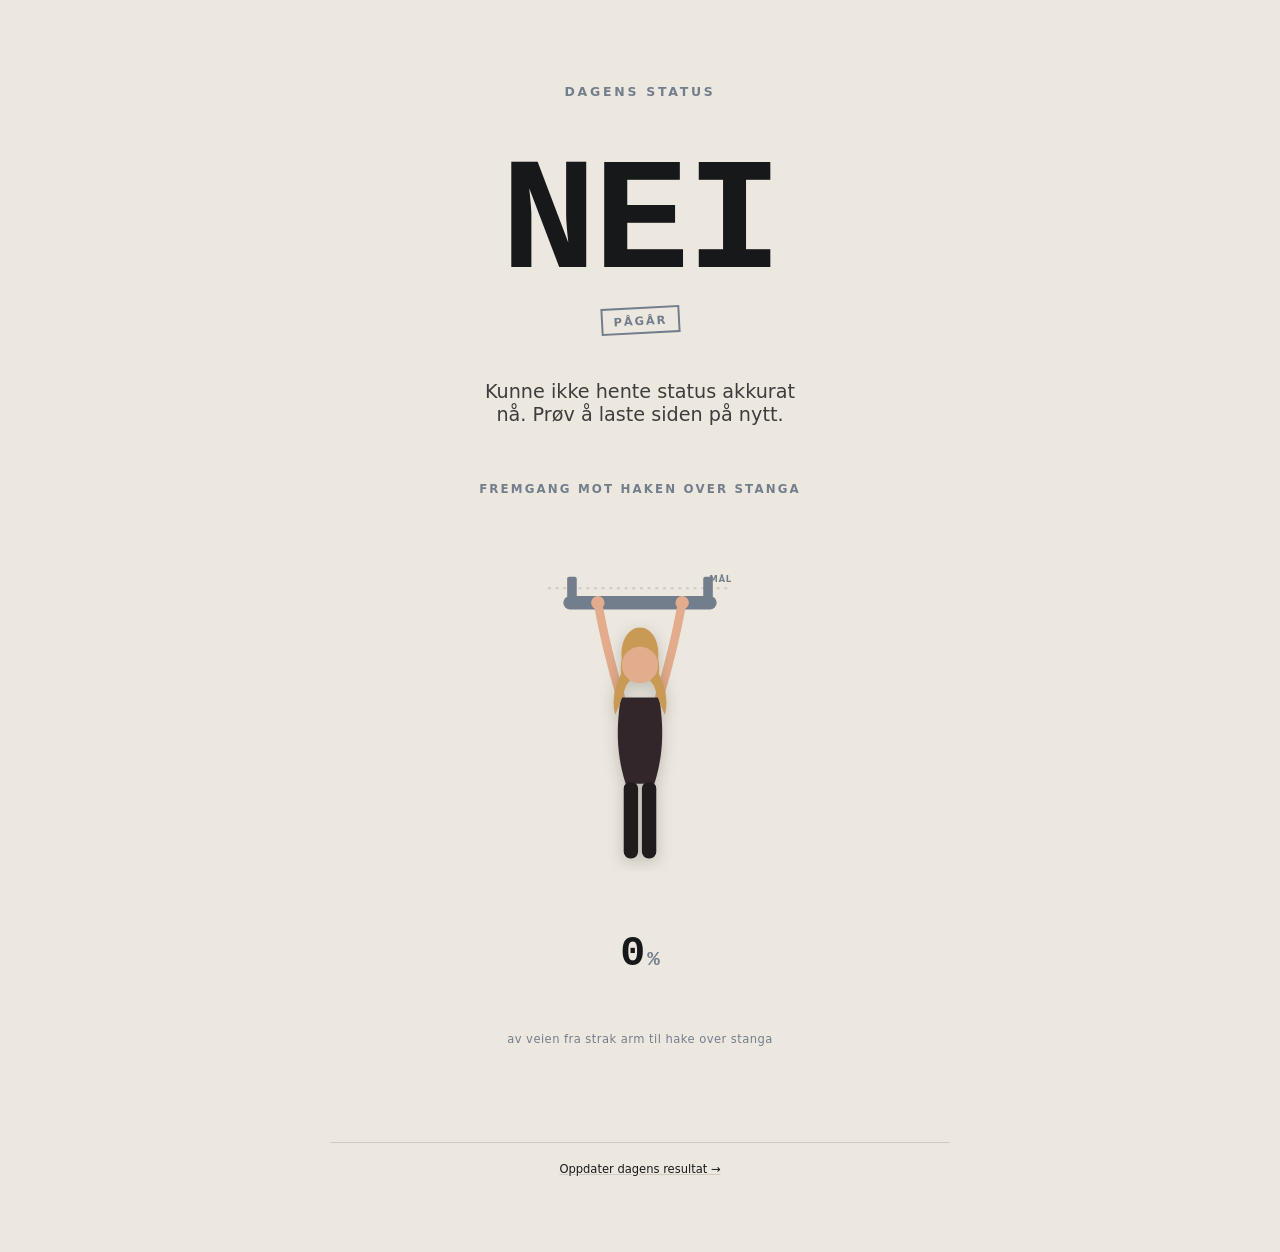
<file: index.html>
<!doctype html>
<html lang="nb">
<head>
<meta charset="utf-8">
<meta name="viewport" content="width=device-width, initial-scale=1">
<title>Har Cathrine tatt en pull-up?</title>
<link rel="stylesheet" href="style.css">
<style>
  .stamp {
    display: inline-block;
    font-size: 0.72rem;
    font-weight: 800;
    letter-spacing: 0.16em;
    text-transform: uppercase;
    padding: 0.4em 0.9em;
    border: 2px solid var(--steel);
    color: var(--steel);
    transform: rotate(-3deg);
  }
  .stamp.is-yes {
    border-color: var(--accent);
    color: var(--accent-ink);
    background: var(--accent);
  }
  .verdict-block {
    display: inline-flex;
    flex-direction: column;
    align-items: center;
    gap: 0.9rem;
  }
  .updated {
    font-size: 0.68rem;
    color: var(--steel);
  }
</style>
</head>
<body>
  <div class="page">
    <p class="eyebrow">Dagens status</p>

    <div class="verdict-block">
      <p class="mega verdict" id="verdict">–</p>
      <span class="stamp" id="stamp">–</span>
    </div>

    <p class="subtitle" id="subtitle">Henter status …</p>

    <div class="gauge-section">
      <p class="gauge-label">Fremgang mot haken over stanga</p>
      <div class="rig" id="rigContainer"></div>
      <div class="readout">
        <p class="num" id="pct">–<span class="unit">%</span></p>
        <p class="cap">av veien fra strak arm til hake over stanga</p>
      </div>
      <p class="updated" id="updated"></p>
    </div>

    <footer>
      <p><a href="update.html">Oppdater dagens resultat →</a></p>
    </footer>
  </div>

  <script src="kv.js"></script>
  <script src="figure.js"></script>
  <script>
    (async function () {
      const verdictEl = document.getElementById('verdict');
      const stampEl = document.getElementById('stamp');
      const subtitleEl = document.getElementById('subtitle');
      const pctEl = document.getElementById('pct');
      const updatedEl = document.getElementById('updated');
      const rig = mountRig(document.getElementById('rigContainer'));

      let progress = 0;
      let fetchFailed = false;
      try {
        const stored = await kvGetProgress();
        progress = stored === null ? 0 : stored;
      } catch (e) {
        fetchFailed = true;
      }

      const hasDone = progress >= 100;
      verdictEl.textContent = hasDone ? 'JA' : 'NEI';
      verdictEl.classList.toggle('is-yes', hasDone);
      stampEl.textContent = hasDone ? 'Bekreftet' : 'Pågår';
      stampEl.classList.toggle('is-yes', hasDone);

      subtitleEl.textContent = fetchFailed
        ? 'Kunne ikke hente status akkurat nå. Prøv å laste siden på nytt.'
        : (hasDone ? 'Cathrine har tatt en pull-up.' : 'Cathrine har ikke tatt en pull-up. Enda.');

      pctEl.innerHTML = progress + '<span class="unit">%</span>';
      document.title = (hasDone ? 'JA' : 'NEI') + ' – Har Cathrine tatt en pull-up?';

      try {
        const updatedAt = await kvGetUpdatedAt();
        if (updatedAt) {
          const d = new Date(updatedAt);
          updatedEl.textContent = 'Sist oppdatert ' +
            d.toLocaleDateString('nb-NO', { day: 'numeric', month: 'short' }) + ' kl. ' +
            d.toLocaleTimeString('nb-NO', { hour: '2-digit', minute: '2-digit' });
        }
      } catch (e) { /* ukritisk, hopp over */ }

      const targetP = progress / 100;
      const reduceMotion = window.matchMedia('(prefers-reduced-motion: reduce)').matches;

      if (reduceMotion || fetchFailed) {
        positionFigure(rig, targetP);
      } else {
        const duration = 1300;
        let start = null;
        function easeOutCubic(t) { return 1 - Math.pow(1 - t, 3); }
        requestAnimationFrame(function frame(now) {
          if (start === null) start = now;
          const t = Math.min(1, (now - start) / duration);
          positionFigure(rig, easeOutCubic(t) * targetP);
          if (t < 1) requestAnimationFrame(frame);
        });
      }
    })();
  </script>
</body>
</html>
</file>
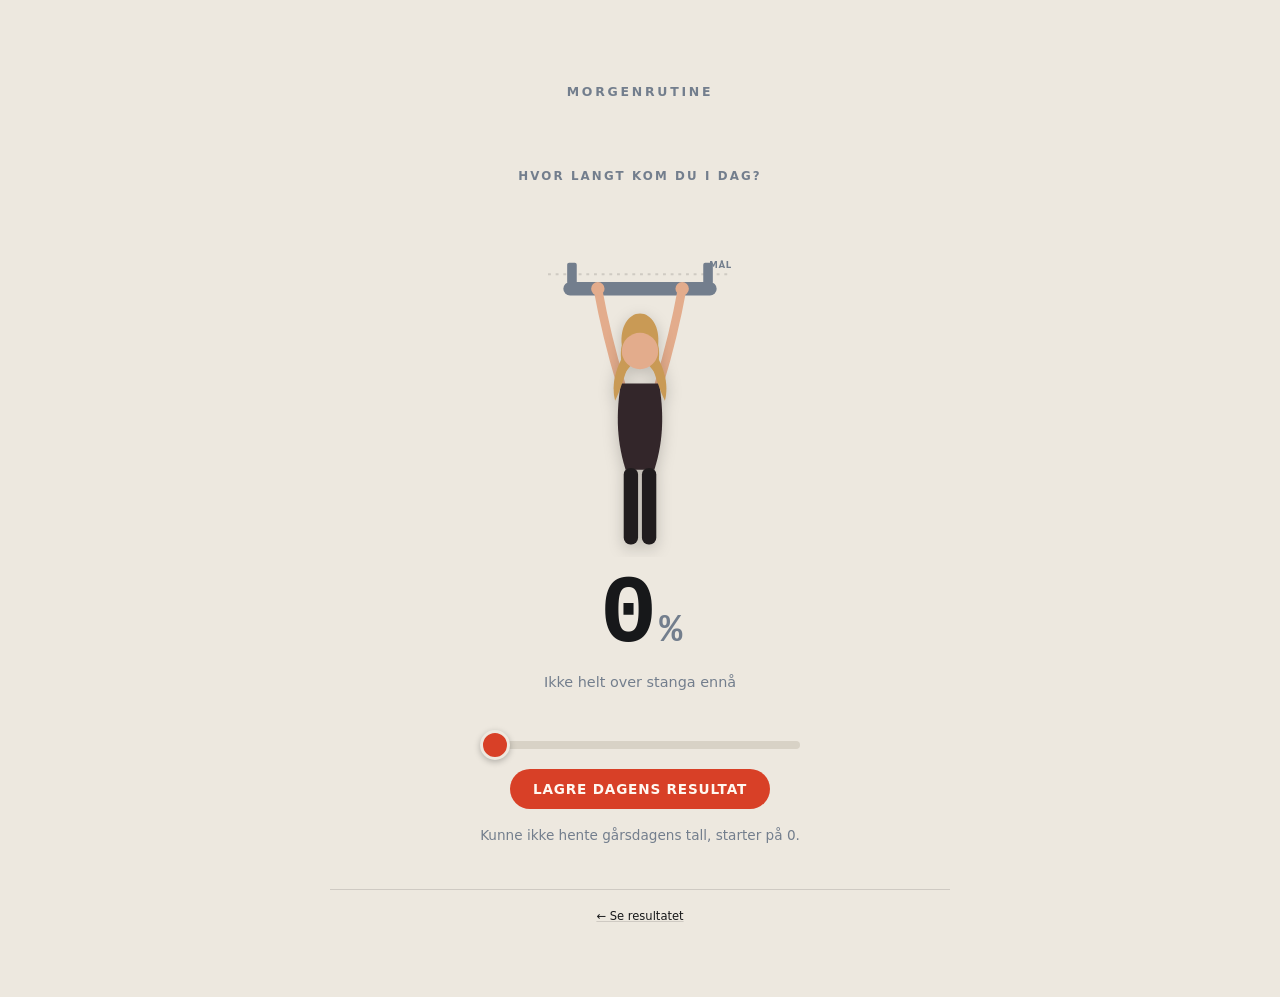
<file: update.html>
<!doctype html>
<html lang="nb">
<head>
<meta charset="utf-8">
<meta name="viewport" content="width=device-width, initial-scale=1">
<title>Oppdater – Har Cathrine tatt en pull-up?</title>
<link rel="stylesheet" href="style.css">
<style>
  .live-num {
    font-size: clamp(3.5rem, 16vw, 6rem);
  }
  .live-num .unit {
    font-size: 0.4em;
    color: var(--steel);
    margin-left: 0.1em;
  }
  .live-caption {
    margin: 0;
    font-size: 0.9rem;
    color: var(--steel);
    min-height: 1.4em;
  }
  .live-caption.is-yes {
    color: var(--accent);
    font-weight: 700;
  }
  .slider-wrap {
    width: 100%;
    max-width: 320px;
    display: flex;
    flex-direction: column;
    gap: 1.1rem;
    align-items: center;
  }
  input[type="range"] {
    width: 100%;
    height: 8px;
    border-radius: 999px;
    background: var(--track);
    outline: none;
    -webkit-appearance: none;
    appearance: none;
  }
  input[type="range"]::-webkit-slider-thumb {
    -webkit-appearance: none;
    width: 30px;
    height: 30px;
    border-radius: 50%;
    background: var(--accent);
    border: 3px solid var(--paper);
    box-shadow: 0 2px 6px rgba(0, 0, 0, 0.25);
    cursor: pointer;
  }
  input[type="range"]::-moz-range-thumb {
    width: 30px;
    height: 30px;
    border-radius: 50%;
    background: var(--accent);
    border: 3px solid var(--paper);
    box-shadow: 0 2px 6px rgba(0, 0, 0, 0.25);
    cursor: pointer;
  }
  .save-status {
    margin: 0;
    font-size: 0.85rem;
    color: var(--steel);
    min-height: 1.3em;
  }
  .save-status.ok { color: var(--accent); font-weight: 700; }
</style>
</head>
<body>
  <div class="page">
    <p class="eyebrow">Morgenrutine</p>

    <div class="gauge-section">
      <p class="gauge-label">Hvor langt kom du i dag?</p>
      <div class="rig" id="rigContainer"></div>
      <p class="mega live-num" id="liveNum">–<span class="unit">%</span></p>
      <p class="live-caption" id="liveCaption"></p>
    </div>

    <div class="slider-wrap">
      <input type="range" id="slider" min="0" max="100" step="1" value="0" aria-label="Fremgang i prosent">
      <button class="btn" id="saveBtn" type="button">Lagre dagens resultat</button>
      <p class="save-status" id="saveStatus" role="status"></p>
    </div>

    <footer>
      <p><a href="index.html">← Se resultatet</a></p>
    </footer>
  </div>

  <script src="kv.js"></script>
  <script src="figure.js"></script>
  <script>
    (async function () {
      const rig = mountRig(document.getElementById('rigContainer'));
      const slider = document.getElementById('slider');
      const liveNum = document.getElementById('liveNum');
      const liveCaption = document.getElementById('liveCaption');
      const saveBtn = document.getElementById('saveBtn');
      const saveStatus = document.getElementById('saveStatus');

      function render(p) {
        const value = Math.round(p);
        liveNum.innerHTML = value + '<span class="unit">%</span>';
        liveNum.classList.toggle('is-yes', value >= 100);
        liveCaption.textContent = value >= 100 ? 'Over stanga! 🎉' : 'Ikke helt over stanga ennå';
        liveCaption.classList.toggle('is-yes', value >= 100);
        positionFigure(rig, value / 100);
      }

      let initial = 0;
      try {
        const stored = await kvGetProgress();
        initial = stored === null ? 0 : stored;
      } catch (e) {
        saveStatus.textContent = 'Kunne ikke hente gårsdagens tall, starter på 0.';
      }
      slider.value = String(initial);
      render(initial);

      slider.addEventListener('input', () => render(Number(slider.value)));

      saveBtn.addEventListener('click', async () => {
        saveBtn.disabled = true;
        saveStatus.textContent = 'Lagrer …';
        saveStatus.classList.remove('ok');
        try {
          const saved = await kvSetProgress(Number(slider.value));
          const now = new Date();
          saveStatus.textContent = 'Lagret ' + saved + ' % kl. ' +
            now.toLocaleTimeString('nb-NO', { hour: '2-digit', minute: '2-digit' }) + '.';
          saveStatus.classList.add('ok');
        } catch (e) {
          saveStatus.textContent = 'Noe gikk galt. Prøv igjen om litt.';
        } finally {
          saveBtn.disabled = false;
        }
      });
    })();
  </script>
</body>
</html>
</file>
<file: style.css>
:root {
  --paper: #ede8df;
  --ink: #17181a;
  --accent: #d84027;
  --accent-ink: #fff8f1;
  --steel: #737e8d;
  --track: #d8d2c6;
  --hair: rgba(23, 24, 26, 0.14);
  --fig-hair: #c99a55;
  --fig-skin: #e3ac8c;
  --fig-top: #33262a;
  --fig-bottom: #201c1e;
}

@media (prefers-color-scheme: dark) {
  :root {
    --paper: #14151a;
    --ink: #ece7dd;
    --accent: #ff6a43;
    --accent-ink: #1a0e08;
    --steel: #8d99ab;
    --track: #262930;
    --hair: rgba(236, 231, 221, 0.14);
  }
}
:root[data-theme="dark"] {
  --paper: #14151a;
  --ink: #ece7dd;
  --accent: #ff6a43;
  --accent-ink: #1a0e08;
  --steel: #8d99ab;
  --track: #262930;
  --hair: rgba(236, 231, 221, 0.14);
}
:root[data-theme="light"] {
  --paper: #ede8df;
  --ink: #17181a;
  --accent: #d84027;
  --accent-ink: #fff8f1;
  --steel: #737e8d;
  --track: #d8d2c6;
  --hair: rgba(23, 24, 26, 0.14);
}

* { box-sizing: border-box; }

html, body {
  margin: 0;
  background: var(--paper);
  color: var(--ink);
}

body {
  min-height: 100vh;
  display: flex;
  align-items: center;
  justify-content: center;
  padding: 8vh 6vw;
  font-family: system-ui, -apple-system, "Segoe UI", Roboto, sans-serif;
}

.page {
  width: 100%;
  max-width: 620px;
  display: flex;
  flex-direction: column;
  align-items: center;
  gap: clamp(2rem, 5vh, 3.5rem);
  text-align: center;
}

.eyebrow {
  font-size: 0.78rem;
  font-weight: 700;
  letter-spacing: 0.22em;
  text-transform: uppercase;
  color: var(--steel);
}

.mega {
  margin: 0;
  font-family: ui-monospace, "SF Mono", "Cascadia Code", monospace;
  font-weight: 800;
  font-size: clamp(5rem, 22vw, 10rem);
  line-height: 0.85;
  letter-spacing: -0.02em;
  color: var(--ink);
  transition: color 0.4s ease;
}
.mega.is-yes { color: var(--accent); }

.subtitle {
  margin: 0;
  font-size: clamp(1rem, 2.4vw, 1.2rem);
  color: var(--ink);
  opacity: 0.82;
  max-width: 34ch;
  text-wrap: balance;
}

.gauge-section {
  display: flex;
  flex-direction: column;
  align-items: center;
  gap: 1.1rem;
  width: 100%;
}

.gauge-label {
  font-size: 0.74rem;
  font-weight: 700;
  letter-spacing: 0.18em;
  text-transform: uppercase;
  color: var(--steel);
}

.rig {
  display: flex;
  flex-direction: column;
  align-items: center;
  width: 100%;
}
.rig svg {
  width: 100%;
  max-width: 230px;
  height: auto;
  display: block;
}

.mount, .bar-real { fill: var(--steel); }

.goal-mark {
  stroke: var(--hair);
  stroke-width: 2;
  stroke-dasharray: 3 5;
}
.goal-mark-label {
  font-size: 9px;
  font-weight: 700;
  letter-spacing: 0.08em;
  fill: var(--steel);
}

.figure-arm {
  fill: none;
  stroke: var(--fig-skin);
  stroke-width: 9;
  stroke-linecap: round;
}
.hand { fill: var(--fig-skin); }

#figureBody { filter: drop-shadow(0 5px 8px rgba(0, 0, 0, 0.2)); }
.figure-hair { fill: var(--fig-hair); }
.figure-head { fill: var(--fig-skin); }
.figure-torso { fill: var(--fig-top); }
.figure-legs { fill: var(--fig-bottom); }

.readout {
  display: flex;
  flex-direction: column;
  align-items: center;
  gap: 0.15rem;
}
.readout .num {
  font-family: ui-monospace, "SF Mono", "Cascadia Code", monospace;
  font-variant-numeric: tabular-nums;
  font-size: clamp(2rem, 6vw, 2.6rem);
  font-weight: 700;
  color: var(--ink);
}
.readout .num .unit {
  font-size: 0.5em;
  font-weight: 700;
  color: var(--steel);
  margin-left: 0.1em;
}
.readout .cap {
  font-size: 0.72rem;
  color: var(--steel);
  letter-spacing: 0.04em;
}

.btn {
  font: inherit;
  font-weight: 800;
  letter-spacing: 0.06em;
  text-transform: uppercase;
  font-size: 0.85rem;
  padding: 0.9em 1.7em;
  border: none;
  border-radius: 999px;
  background: var(--accent);
  color: var(--accent-ink);
  cursor: pointer;
  transition: transform 0.15s ease, opacity 0.15s ease;
}
.btn:hover { transform: translateY(-1px); }
.btn:active { transform: translateY(0); }
.btn:disabled { opacity: 0.6; cursor: default; transform: none; }
.btn:focus-visible { outline: 2px solid var(--accent); outline-offset: 3px; }

footer {
  border-top: 1px solid var(--hair);
  padding-top: 1.1rem;
  width: 100%;
}
footer p {
  margin: 0;
  font-size: 0.72rem;
  color: var(--steel);
  line-height: 1.5;
}
footer a {
  color: var(--ink);
  text-decoration: underline;
  text-decoration-color: var(--hair);
}
</file>
